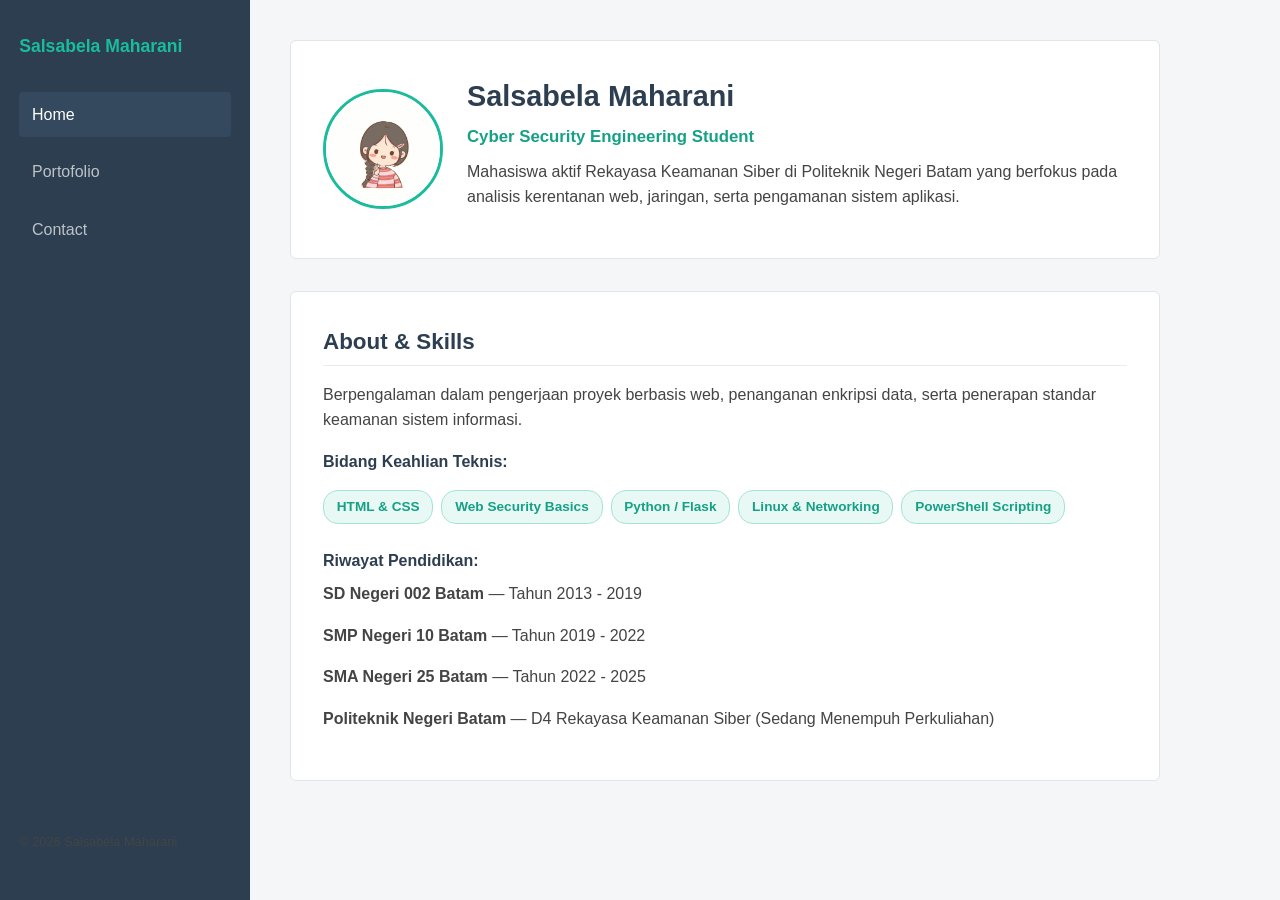
<file: minggu1/index.html>
<!DOCTYPE html>
<html lang="id">
<head>
    <meta charset="UTF-8">
    <meta name="viewport" content="width=device-width, initial-scale=1.0">
    <title>Home - Salsabela Maharani</title>
    <link rel="stylesheet" href="style.css">
</head>
<body>

    <!-- Sidebar / Navigasi Kiri -->
    <aside>
        <div>
            <div class="logo">Salsabela Maharani</div>
            <nav>
                <ul>
                    <li><a href="index.html" class="active">Home</a></li>
                    <li><a href="portofolio.html">Portofolio</a></li>
                    <li><a href="contact.html">Contact</a></li>
                </ul>
            </nav>
        </div>
        <div class="sidebar-footer">
            <p>&copy; 2026 Salsabela Maharani</p>
        </div>
    </aside>

    <!-- Konten Utama Semantik -->
    <main>
        <!-- Hero Section -->
        <section class="hero">
            <img src="foto kartun.jpg" alt="Foto Profil Salsabela" class="profile-img">
            <div>
                <h1>Salsabela Maharani</h1>
                <p class="role">Cyber Security Engineering Student</p>
                <p>Mahasiswa aktif Rekayasa Keamanan Siber di Politeknik Negeri Batam yang berfokus pada analisis kerentanan web, jaringan, serta pengamanan sistem aplikasi.</p>
            </div>
        </section>

        <!-- About & Skills -->
        <section>
            <h2>About & Skills</h2>
            <p>Berpengalaman dalam pengerjaan proyek berbasis web, penanganan enkripsi data, serta penerapan standar keamanan sistem informasi.</p>
            
            <h3 style="font-size: 1rem; color: #2c3e50; margin-top: 1rem;">Bidang Keahlian Teknis:</h3>
            <div class="skills-container">
                <span class="badge">HTML & CSS</span>
                <span class="badge">Web Security Basics</span>
                <span class="badge">Python / Flask</span>
                <span class="badge">Linux & Networking</span>
                <span class="badge">PowerShell Scripting</span>
            </div>

            <h3 style="font-size: 1rem; color: #2c3e50; margin-top: 1.5rem; margin-bottom: 0.5rem;">Riwayat Pendidikan:</h3>
            <p><strong>SD Negeri 002 Batam</strong> — Tahun 2013 - 2019</p>
            <p><strong>SMP Negeri 10 Batam</strong> — Tahun 2019 - 2022</p>
            <p><strong>SMA Negeri 25 Batam</strong> — Tahun 2022 - 2025</p>
            <p><strong>Politeknik Negeri Batam</strong> — D4 Rekayasa Keamanan Siber (Sedang Menempuh Perkuliahan)</p>
        </section>
    </main>

</body>
</html>
</file>
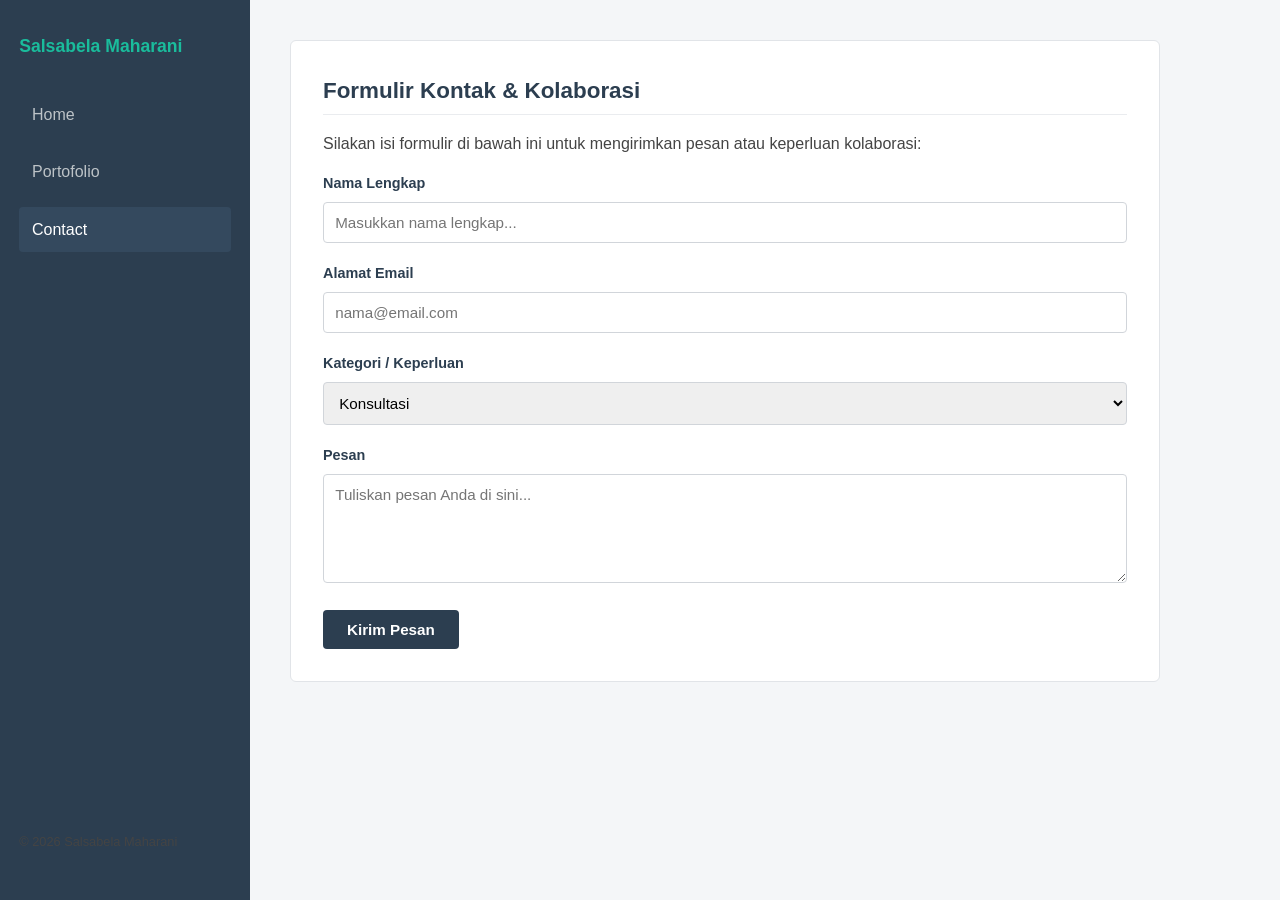
<file: minggu1/contact.html>
<!DOCTYPE html>
<html lang="id">
<head>
    <meta charset="UTF-8">
    <meta name="viewport" content="width=device-width, initial-scale=1.0">
    <title>Contact - Salsabela Maharani</title>
    <link rel="stylesheet" href="style.css">
</head>
<body>

    <!-- Sidebar / Navigasi Kiri -->
    <aside>
        <div>
            <div class="logo">Salsabela Maharani</div>
            <nav>
                <ul>
                    <li><a href="index.html">Home</a></li>
                    <li><a href="portofolio.html">Portofolio</a></li>
                    <li><a href="contact.html" class="active">Contact</a></li>
                </ul>
            </nav>
        </div>
        <div class="sidebar-footer">
            <p>&copy; 2026 Salsabela Maharani</p>
        </div>
    </aside>

    <!-- Konten Utama Semantik -->
    <main>
        <section>
            <h2>Formulir Kontak & Kolaborasi</h2>
            <p>Silakan isi formulir di bawah ini untuk mengirimkan pesan atau keperluan kolaborasi:</p>
            
            <form action="#" method="POST">
                
                <div class="form-group">
                    <label for="nama">Nama Lengkap</label>
                    <input type="text" id="nama" name="nama" required placeholder="Masukkan nama lengkap...">
                </div>

                <div class="form-group">
                    <label for="email">Alamat Email</label>
                    <input type="email" id="email" name="email" required placeholder="nama@email.com">
                </div>

                <div class="form-group">
                    <label for="kategori">Kategori / Keperluan</label>
                    <select id="kategori" name="kategori">
                        <option value="konsultasi">Konsultasi</option>
                        <option value="kolaborasi">Kolaborasi Proyek</option>
                        <option value="umum">Pertanyaan Umum</option>
                    </select>
                </div>

                <div class="form-group">
                    <label for="pesan">Pesan</label>
                    <textarea id="pesan" name="pesan" rows="5" required placeholder="Tuliskan pesan Anda di sini..."></textarea>
                </div>

                <button type="submit">Kirim Pesan</button>

            </form>
        </section>
    </main>

</body>
</html>
</file>
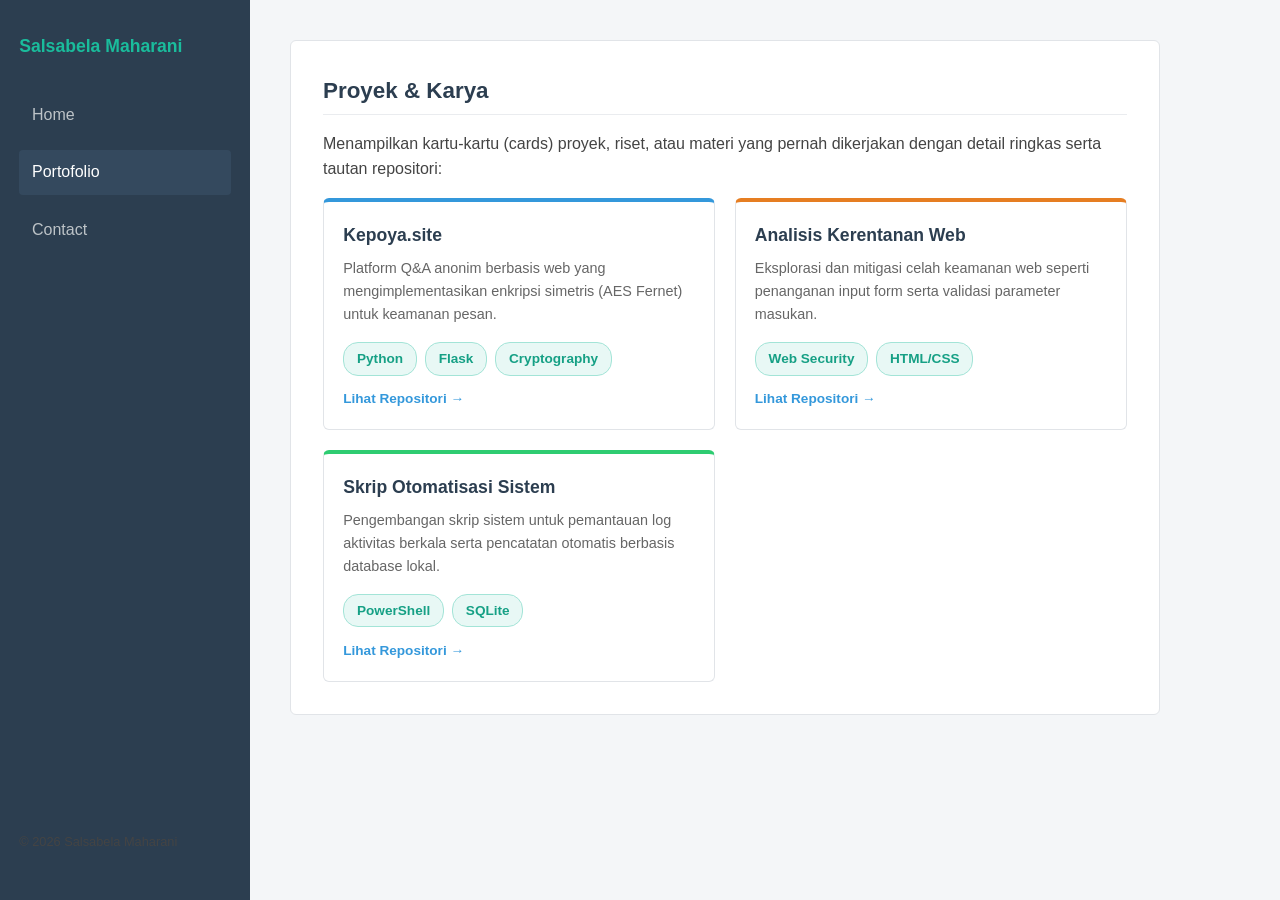
<file: minggu1/portofolio.html>
<!DOCTYPE html>
<html lang="id">
<head>
    <meta charset="UTF-8">
    <meta name="viewport" content="width=device-width, initial-scale=1.0">
    <title>Portfolio - Salsabela Maharani</title>
    <link rel="stylesheet" href="style.css">
</head>
<body>

    <!-- Sidebar / Navigasi Kiri -->
    <aside>
        <div>
            <div class="logo">Salsabela Maharani</div>
            <nav>
                <ul>
                    <li><a href="index.html">Home</a></li>
                    <li><a href="portofolio.html" class="active">Portofolio</a></li>
                    <li><a href="contact.html">Contact</a></li>
                </ul>
            </nav>
        </div>
        <div class="sidebar-footer">
            <p>&copy; 2026 Salsabela Maharani</p>
        </div>
    </aside>

    <!-- Konten Utama Semantik -->
    <main>
        <section>
            <h2>Proyek & Karya</h2>
            <p>Menampilkan kartu-kartu (cards) proyek, riset, atau materi yang pernah dikerjakan dengan detail ringkas serta tautan repositori:</p>
            
            <!-- Project Grid -->
            <div class="project-grid">
                
                <article class="project-card">
                    <div>
                        <h3>Kepoya.site</h3>
                        <p>Platform Q&A anonim berbasis web yang mengimplementasikan enkripsi simetris (AES Fernet) untuk keamanan pesan.</p>
                        <div class="skills-container" style="margin-top: 0;">
                            <span class="badge">Python</span>
                            <span class="badge">Flask</span>
                            <span class="badge">Cryptography</span>
                        </div>
                    </div>
                    <a href="https://github.com/salsabelamaharani" target="_blank" class="project-link">Lihat Repositori &rarr;</a>
                </article>

                <article class="project-card">
                    <div>
                        <h3>Analisis Kerentanan Web</h3>
                        <p>Eksplorasi dan mitigasi celah keamanan web seperti penanganan input form serta validasi parameter masukan.</p>
                        <div class="skills-container" style="margin-top: 0;">
                            <span class="badge">Web Security</span>
                            <span class="badge">HTML/CSS</span>
                        </div>
                    </div>
                    <a href="https://github.com/salsabelamaharani" target="_blank" class="project-link">Lihat Repositori &rarr;</a>
                </article>

                <article class="project-card">
                    <div>
                        <h3>Skrip Otomatisasi Sistem</h3>
                        <p>Pengembangan skrip sistem untuk pemantauan log aktivitas berkala serta pencatatan otomatis berbasis database lokal.</p>
                        <div class="skills-container" style="margin-top: 0;">
                            <span class="badge">PowerShell</span>
                            <span class="badge">SQLite</span>
                        </div>
                    </div>
                    <a href="https://github.com/salsabelamaharani" target="_blank" class="project-link">Lihat Repositori &rarr;</a>
                </article>

            </div>
        </section>
    </main>

</body>
</html>
</file>
<file: minggu1/style.css>
/* Reset & Global Styling */
* {
    margin: 0;
    padding: 0;
    box-sizing: border-box;
}

body {
    font-family: Arial, sans-serif;
    line-height: 1.6;
    color: #333;
    background-color: #f4f6f8;
    display: flex;
    min-height: 100vh;
}

/* Sidebar Navigasi Kiri */
aside {
    width: 250px;
    background-color: #2c3e50;
    color: white;
    padding: 2rem 1.2rem;
    display: flex;
    flex-direction: column;
    justify-content: space-between;
    position: fixed;
    height: 100vh;
}

aside .logo {
    font-size: 1.1rem;
    font-weight: bold;
    margin-bottom: 2rem;
    color: #1abc9c;
}

aside nav ul {
    list-style: none;
}

aside nav ul li {
    margin-bottom: 0.8rem;
}

aside nav ul li a {
    color: #bdc3c7;
    text-decoration: none;
    display: block;
    padding: 0.6rem 0.8rem;
    border-radius: 4px;
    transition: background 0.2s;
}

aside nav ul li a:hover,
aside nav ul li a.active {
    background-color: #34495e;
    color: #ffffff;
}

.sidebar-footer {
    font-size: 0.8rem;
    color: #95a5a6;
}

/* Area Konten Utama */
main {
    margin-left: 250px;
    flex: 1;
    padding: 2.5rem;
    max-width: 950px;
}

/* Section & Article Styling */
section {
    background: #ffffff;
    border: 1px solid #e1e4e8;
    border-radius: 6px;
    padding: 2rem;
    margin-bottom: 2rem;
}

h1 {
    font-size: 1.8rem;
    color: #2c3e50;
    margin-bottom: 0.3rem;
}

h2 {
    font-size: 1.4rem;
    color: #2c3e50;
    margin-bottom: 1rem;
    padding-bottom: 0.3rem;
    border-bottom: 1px solid #eaecef;
}

p {
    margin-bottom: 1rem;
    color: #444;
}

/* Hero Section */
.hero {
    display: flex;
    align-items: center;
    gap: 1.5rem;
}

.profile-img {
    width: 120px;
    height: 120px;
    border-radius: 50%;
    object-fit: cover;
    border: 3px solid #1abc9c;
}

.role {
    font-size: 1.05rem;
    color: #16a085;
    font-weight: bold;
    margin-bottom: 0.5rem;
}

/* Skills Badges */
.skills-container {
    display: flex;
    flex-wrap: wrap;
    gap: 0.5rem;
    margin-top: 1rem;
}

.badge {
    background-color: #e8f8f5;
    color: #16a085;
    padding: 0.3rem 0.8rem;
    border-radius: 15px;
    font-size: 0.85rem;
    font-weight: bold;
    border: 1px solid #a3e4d7;
}

/* Project Grid */
.project-grid {
    display: grid;
    grid-template-columns: repeat(auto-fit, minmax(260px, 1fr));
    gap: 1.2rem;
    margin-top: 1rem;
}

.project-card {
    background: #ffffff;
    border: 1px solid #e1e4e8;
    border-top: 4px solid #3498db;
    border-radius: 6px;
    padding: 1.2rem;
    display: flex;
    flex-direction: column;
    justify-content: space-between;
}

.project-card:nth-child(2) {
    border-top-color: #e67e22;
}

.project-card:nth-child(3) {
    border-top-color: #2ecc71;
}

.project-card h3 {
    font-size: 1.1rem;
    color: #2c3e50;
    margin-bottom: 0.5rem;
}

.project-card p {
    font-size: 0.9rem;
    color: #666;
    margin-bottom: 1rem;
}

.project-link {
    display: inline-block;
    margin-top: 0.8rem;
    font-size: 0.85rem;
    color: #3498db;
    text-decoration: none;
    font-weight: bold;
}

.project-link:hover {
    text-decoration: underline;
}

/* Contact Form */
.form-group {
    margin-bottom: 1.2rem;
}

label {
    display: block;
    margin-bottom: 0.4rem;
    font-weight: bold;
    font-size: 0.9rem;
    color: #2c3e50;
}

input[type="text"],
input[type="email"],
select,
textarea {
    width: 100%;
    padding: 0.7rem;
    border: 1px solid #d1d5da;
    border-radius: 4px;
    font-family: inherit;
    font-size: 0.95rem;
}

input:focus,
select:focus,
textarea:focus {
    outline: none;
    border-color: #1abc9c;
    box-shadow: 0 0 3px rgba(26, 188, 156, 0.3);
}

button[type="submit"] {
    background-color: #2c3e50;
    color: white;
    padding: 0.7rem 1.5rem;
    border: none;
    border-radius: 4px;
    font-size: 0.95rem;
    font-weight: bold;
    cursor: pointer;
    transition: background 0.2s;
}

button[type="submit"]:hover {
    background-color: #1abc9c;
}
</file>
